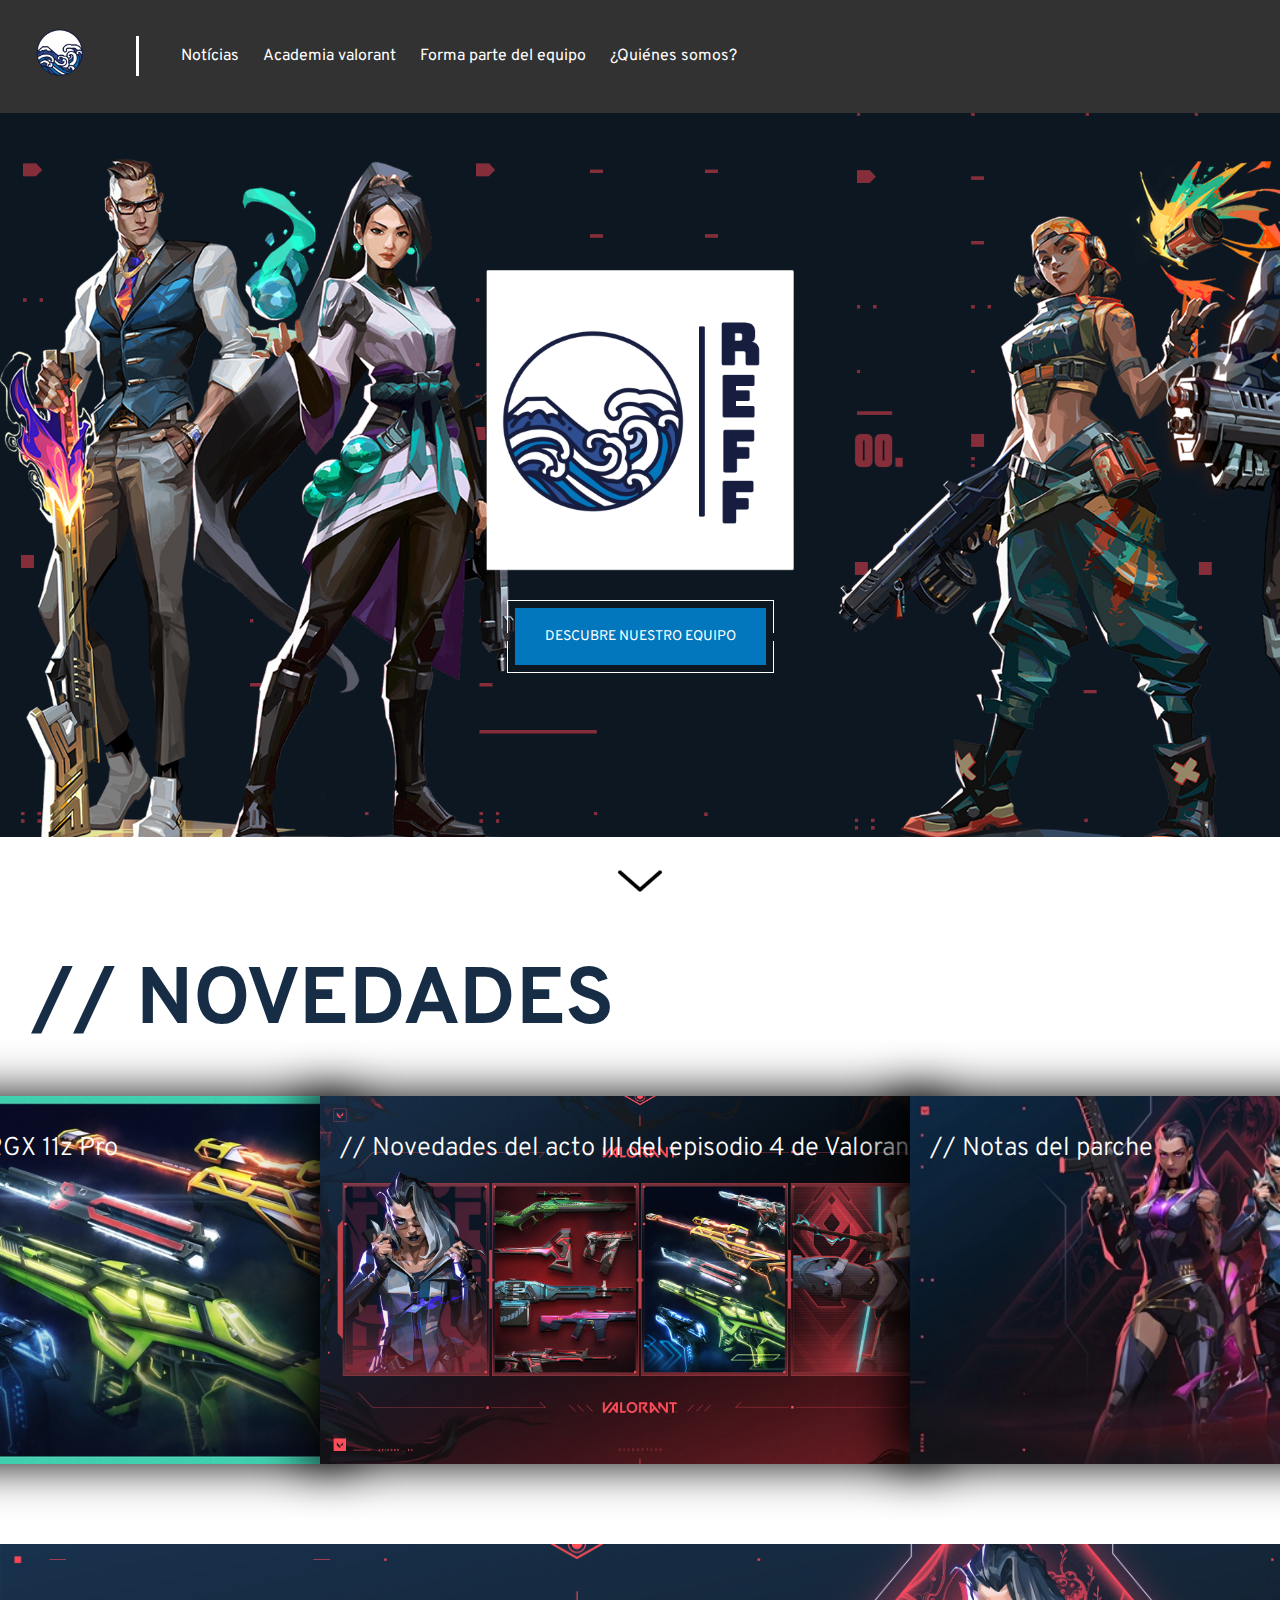
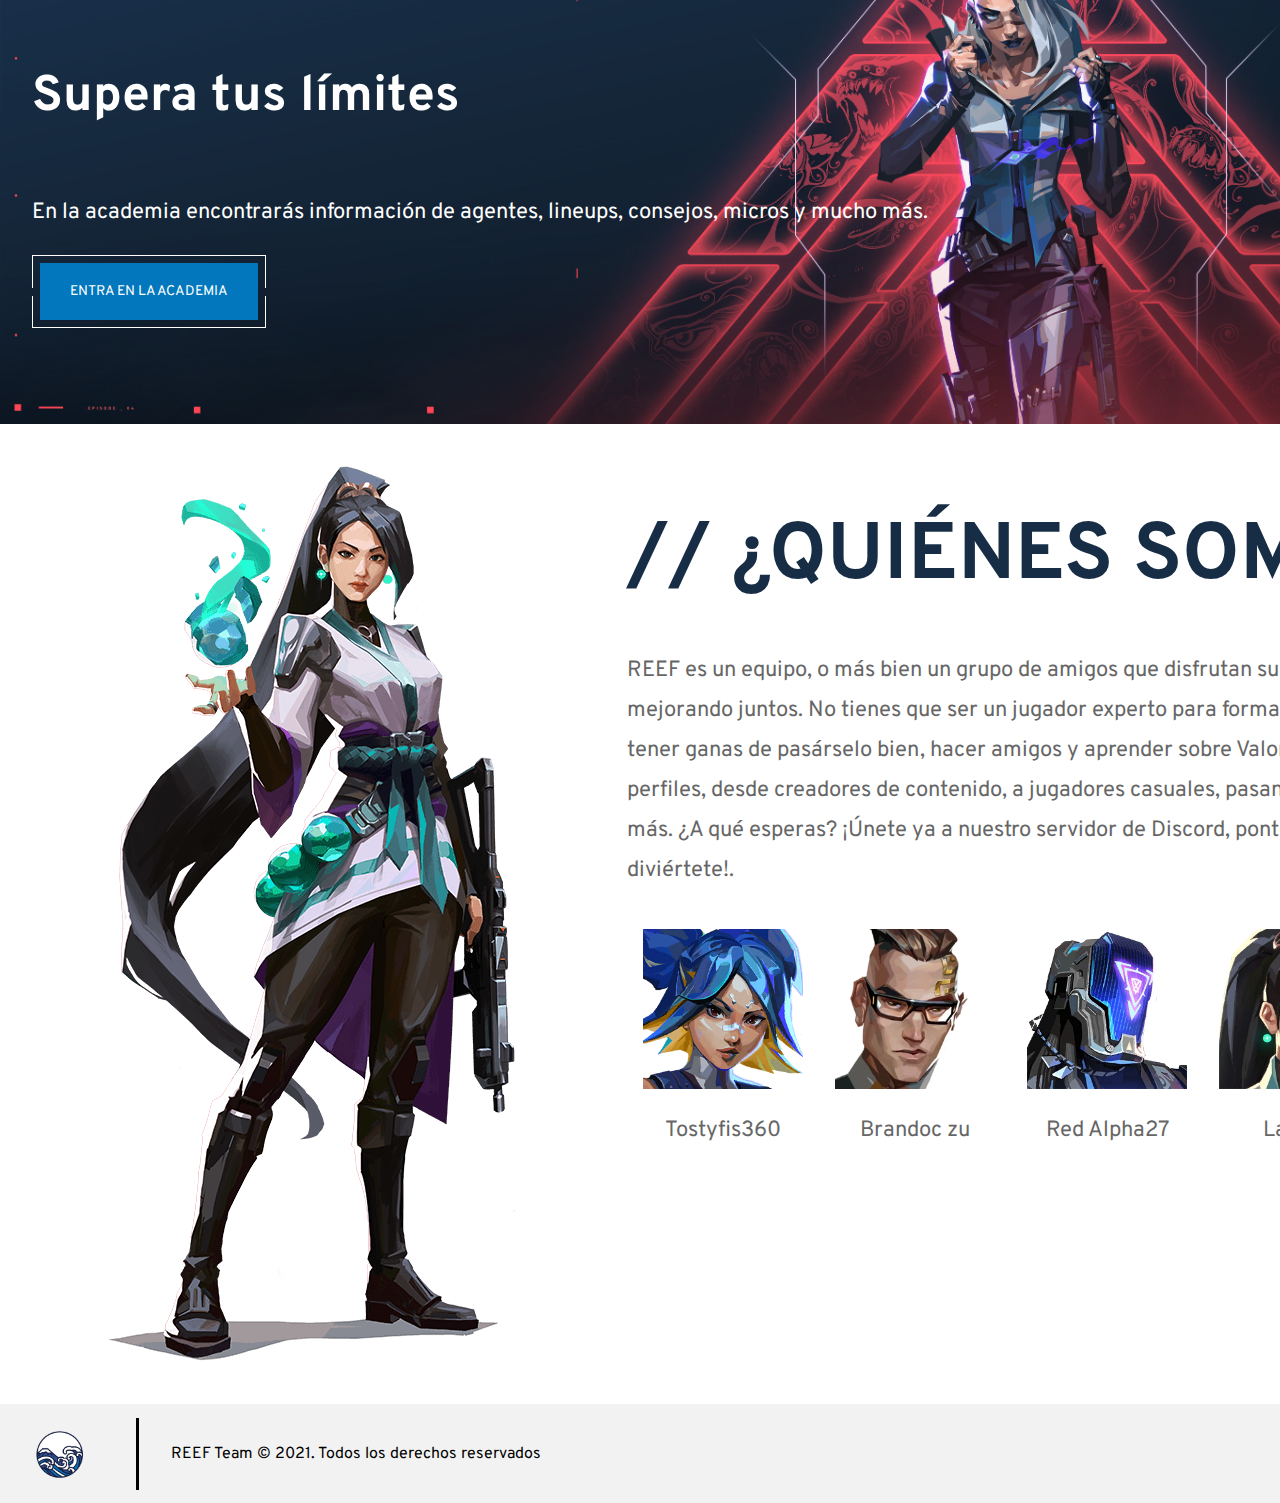
<file: index.html>
<!DOCTYPE html>
<html lang="es">

<head>
  <meta charset="UTF-8">
  <meta name="viewport" content="width=device-width, initial-scale=1.0">
  <title>REEF Team</title>
  <link rel="icon" href="img/logo sin fondo.png">
  <link rel="stylesheet" href="css/estilos.css">
</head>

<body>
  <header class="header">
    <a class="linkLogo" href="index.html"><img class="logo-header" src="img/logo sin fondo.png"
        alt="Logo REEF TEAM" /></a>
    <div class="contenedorEnlaces">
      <div class="contenedorDiv">
        <nav class="nav">
          <ul>
            <li><a href="noticias.html">Notícias</a></li>
            <li><a href="academia.html">Academia valorant</a></li>
            <li><a href="formaParteDelEquipo.html">Forma parte del equipo</a></li>
            <li><a href="#quienesSomos">¿Quiénes somos?</a></li>
          </ul>
        </nav>
      </div>
    </div>
  </header>

  <main class="contenedorImagen">
    <div class="contenidoMain">
      <img class="logo-grande" src="img/logo letras con fondo.png.png" alt="Logo REEF TEAM" />
      <br>
      <button class="btn" onclick="location.href = '#quienesSomos'">
        <span class="btn__inner">
          <span class="btn__slide"></span>
          <span class="btn__content">Descubre nuestro equipo</span>
        </span>
      </button>
    </div>
  </main>

  <img class="flechaHaciaAbajo" src="img/flecha.png" alt="Flecha hacia abajo">

  <section id="Novedades" class="contenedorDeNovedades">
    <a href="noticias.html">
      <h1 class="titulos">// NOVEDADES</h1>
    </a>
    <div class="container">
      <div class="card">
        <h3 class="title">// Tráiler de diseños RGX 11z Pro</h3>
        <a href="https://www.youtube.com/watch?v=2LNxVuGZsoo"><img class="caratulas"
            src="img/caratulas/Valorant_2022_RGX_VideoThumbnail_Textless_1920x1080_MB02.png"
            alt="Tráiler de diseños RGX 11z Pro" /></a>
      </div>
      <div class="card">
        <h3 class="title">// Novedades del acto III del episodio 4 de Valorant</h3>
        <img class="caratulas" src="img/caratulas/Valorant_2022_E4A3_OverviewArticle_Banner_1920x1080_MB01.jpg"
          alt="Tráiler de diseños RGX 11z Pro" />
      </div>
      <div class="card">
        <h3 class="title">// Notas del parche</h3>
        <img class="caratulas" src="img/caratulas/Fade_Reyna_1920x1080.png" alt="Tráiler de diseños RGX 11z Pro" />
      </div>
    </div>
  </section>

  <section class="contenedorAcademia">
    <div class="contenidoDeAcademia">
      <h1 class="tituloAcademia">Supera tus límites</h1>
      <p class="subTituloAcademia">En la academia encontrarás información de agentes, lineups, consejos, micros y mucho
        más.
      </p>
      <div>
        <button class="btn" onclick="location.href = '#novedades'">
          <span class="btn__inner">
            <span class="btn__slide"></span>
            <span class="btn__content">Entra en la academia</span>
          </span>
        </button>
      </div>
    </div>
  </section>

  <section id="quienesSomos" class="quienesSomos">

    <img src="img/Agentes/V_AGENTS_587x900_sage.png" alt="Imagen Sage" />

    <div class="contenedorTextoQuienesSomos">

      <h1 class="titulos">// ¿QUIÉNES SOMOS?</h1>
      <p>REEF es un equipo, o más bien un grupo de amigos que disfrutan superándose a sí mismos y mejorando juntos. No
        tienes que ser un jugador experto para formar parte de nosotros, tan solo tener ganas de pasárselo bien, hacer
        amigos y aprender sobre Valorant. Buscamos todo tipo de perfiles, desde creadores de contenido, a jugadores
        casuales, pasando por entrenadores, artistas y más. ¿A qué esperas? ¡Únete ya a nuestro servidor de Discord,
        ponte en contacto con nosotros y diviértete!.</p>

      <div class="contenedorMiembros">
        <div class="jugador">
          <img class="iconosAgentes" src="img/Agentes/carasAgentes/450_1000.png" />
          <p>Tostyfis360</p>
        </div>
        <div class="jugador">
          <img class="iconosAgentes" src="img/Agentes/carasAgentes/450_1000 (1).png" />
          <p>Brandoc zu</p>
        </div>
        <div class="jugador">
          <img class="iconosAgentes" src="img/Agentes/carasAgentes/450_1000 (2).png" />
          <p>Red Alpha27</p>
        </div>
        <div class="jugador">
          <img class="iconosAgentes" src="img/Agentes/carasAgentes/450_1000 (4).png" />
          <p>La Lore</p>
        </div>
        <div class="jugador">
          <img class="iconosAgentes" src="img/Agentes/carasAgentes/450_1000 (3).png" />
          <p>Teotris</p>

        </div>

      </div>

    </div>

  </section>

  <footer>
    <a class="linkLogo" href="index.html"><img class="logo-header" src="img/logo sin fondo.png" alt="Logo REEF" /></a>
    <div class="contenedorFooter">
      <p class="nombreEmpresa">REEF Team &copy; 2021. Todos los derechos reservados</p>
    </div>
  </footer>
</body>

</html>
</file>
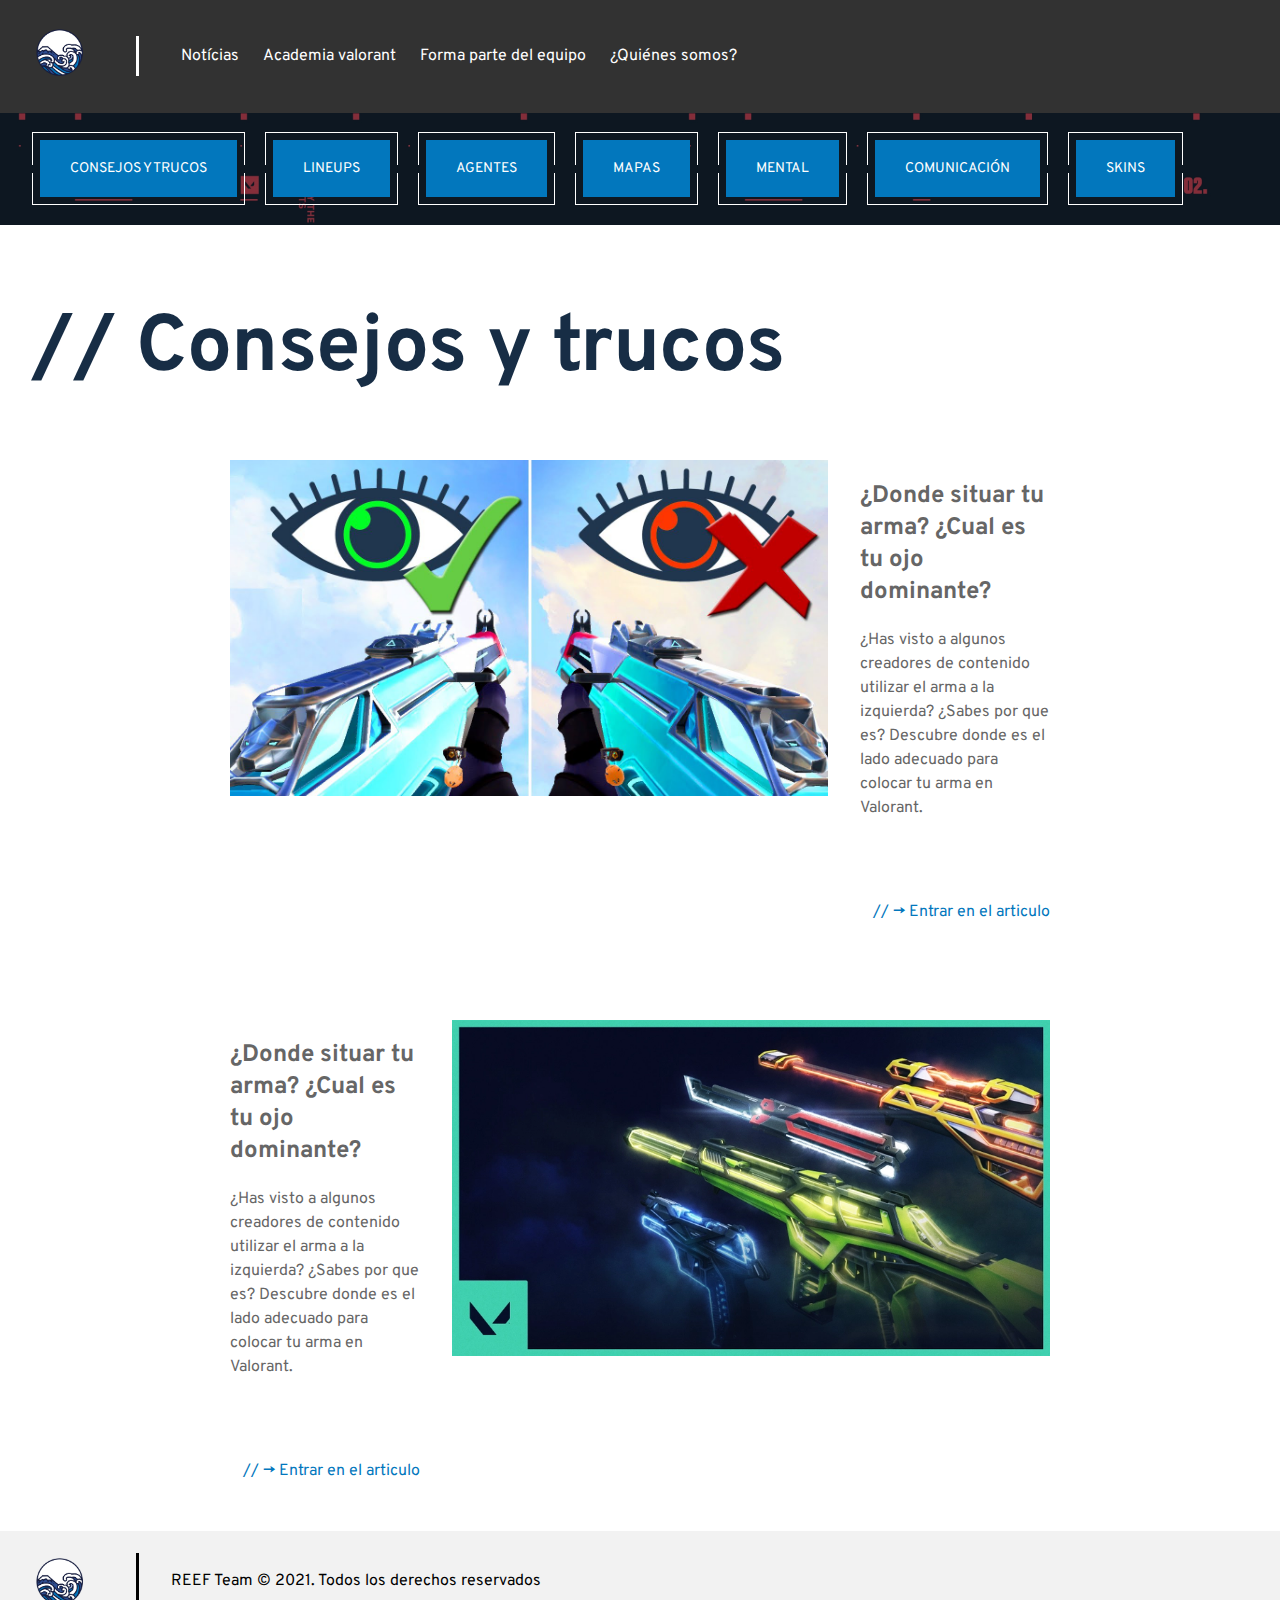
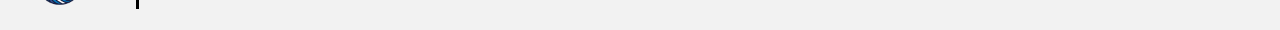
<file: academia.html>
<!DOCTYPE html>
<html lang="es">

<head>
    <meta charset="UTF-8">
    <meta name="viewport" content="width=device-width, initial-scale=1.0">
    <title>Academia Valorant</title>
    <link rel="icon" href="img/logo sin fondo.png">
    <link rel="stylesheet" href="css/estilosAcademia.css">
</head>

<body>

    <header class="header">
        <a class="linkLogo" href="index.html"><img class="logo-header" src="img/logo sin fondo.png"
                alt="Logo REEF TEAM" /></a>
        <div class="contenedorEnlaces">
            <div class="contenedorDiv">
                <nav class="nav">
                    <ul>
                        <li><a href="noticias.html">Notícias</a></li>
                        <li><a href="academia.html">Academia valorant</a></li>
                        <li><a href="formaParteDelEquipo.html">Forma parte del equipo</a></li>
                        <li><a href="index.html#quienesSomos">¿Quiénes somos?</a></li>
                    </ul>
                </nav>
            </div>
        </div>
    </header>

    <section class="menu">
        <nav class="menuBotones">
            <ul>
                <li class="btnli"><button class="btn" onclick="location.href = 'index.html'">
                        <span class="btn__inner">
                            <span class="btn__slide"></span>
                            <span class="btn__content">Consejos y trucos</span>
                        </span>
                    </button></li>
                <li class="btnli"><button class="btn" onclick="location.href = 'index.html'">
                        <span class="btn__inner">
                            <span class="btn__slide"></span>
                            <span class="btn__content">Lineups</span>
                        </span>
                    </button></li>
                <li class="btnli"><button class="btn" onclick="location.href = '#quienesSomos'">
                        <span class="btn__inner">
                            <span class="btn__slide"></span>
                            <span class="btn__content">Agentes</span>
                        </span>
                    </button></li>
                <li class="btnli"><button class="btn" onclick="location.href = '#quienesSomos'">
                        <span class="btn__inner">
                            <span class="btn__slide"></span>
                            <span class="btn__content">Mapas</span>
                        </span>
                    </button></li>
                <li class="btnli"><button class="btn" onclick="location.href = '#quienesSomos'">
                        <span class="btn__inner">
                            <span class="btn__slide"></span>
                            <span class="btn__content">Mental</span>
                        </span>
                    </button></li>
                <li class="btnli"><button class="btn" onclick="location.href = '#quienesSomos'">
                        <span class="btn__inner">
                            <span class="btn__slide"></span>
                            <span class="btn__content">Comunicación</span>
                        </span>
                    </button></li>
                <li class="btnli"><button class="btn" onclick="location.href = '#quienesSomos'">
                        <span class="btn__inner">
                            <span class="btn__slide"></span>
                            <span class="btn__content">Skins</span>
                        </span>
                    </button></li>
            </ul>
        </nav>
    </section>

    <section class="seccionClases">

        <h1 class="titulos">// Consejos y trucos</h1>

        <div class="contenedor">
            <div class="entrada1">
                <img class="caratulas"
                src="img/caratulas/entradasAcademia/maxresdefault.jpg"
                alt="Tráiler de diseños RGX 11z Pro" />
                <div class="contenido">
                    <h2>¿Donde situar tu arma? ¿Cual es tu ojo dominante?</h2>
                    <p>¿Has visto a algunos creadores de contenido utilizar el arma a la izquierda? ¿Sabes por que es? Descubre donde es el lado adecuado para colocar tu arma en Valorant.</p>
                    <a href="academia/articuloRf.html" class="enlace">// -> Entrar en el articulo</a>
                </div>
            </div>
    
            <div class="entradas">
    
                <div class="contenido">
                    <h2>¿Donde situar tu arma? ¿Cual es tu ojo dominante?</h2>
                    <p>¿Has visto a algunos creadores de contenido utilizar el arma a la izquierda? ¿Sabes por que es? Descubre donde es el lado adecuado para colocar tu arma en Valorant.</p>
                    <a href="academia/articuloRf.html" class="enlace">// -> Entrar en el articulo</a>
                </div>
                <img class="caratulas"
                src="img/caratulas/Valorant_2022_RGX_VideoThumbnail_Textless_1920x1080_MB02.png"
                alt="Tráiler de diseños RGX 11z Pro" />
            </div>

        </div>

    </section>

    <footer>
        <a class="linkLogo" href="index.html"><img class="logo-header" src="img/logo sin fondo.png"
                alt="Logo REEF" /></a>
        <div class="contenedorFooter">
            <p class="nombreEmpresa">REEF Team &copy; 2021. Todos los derechos reservados</p>
        </div>
    </footer>

</body>

</html>
</file>
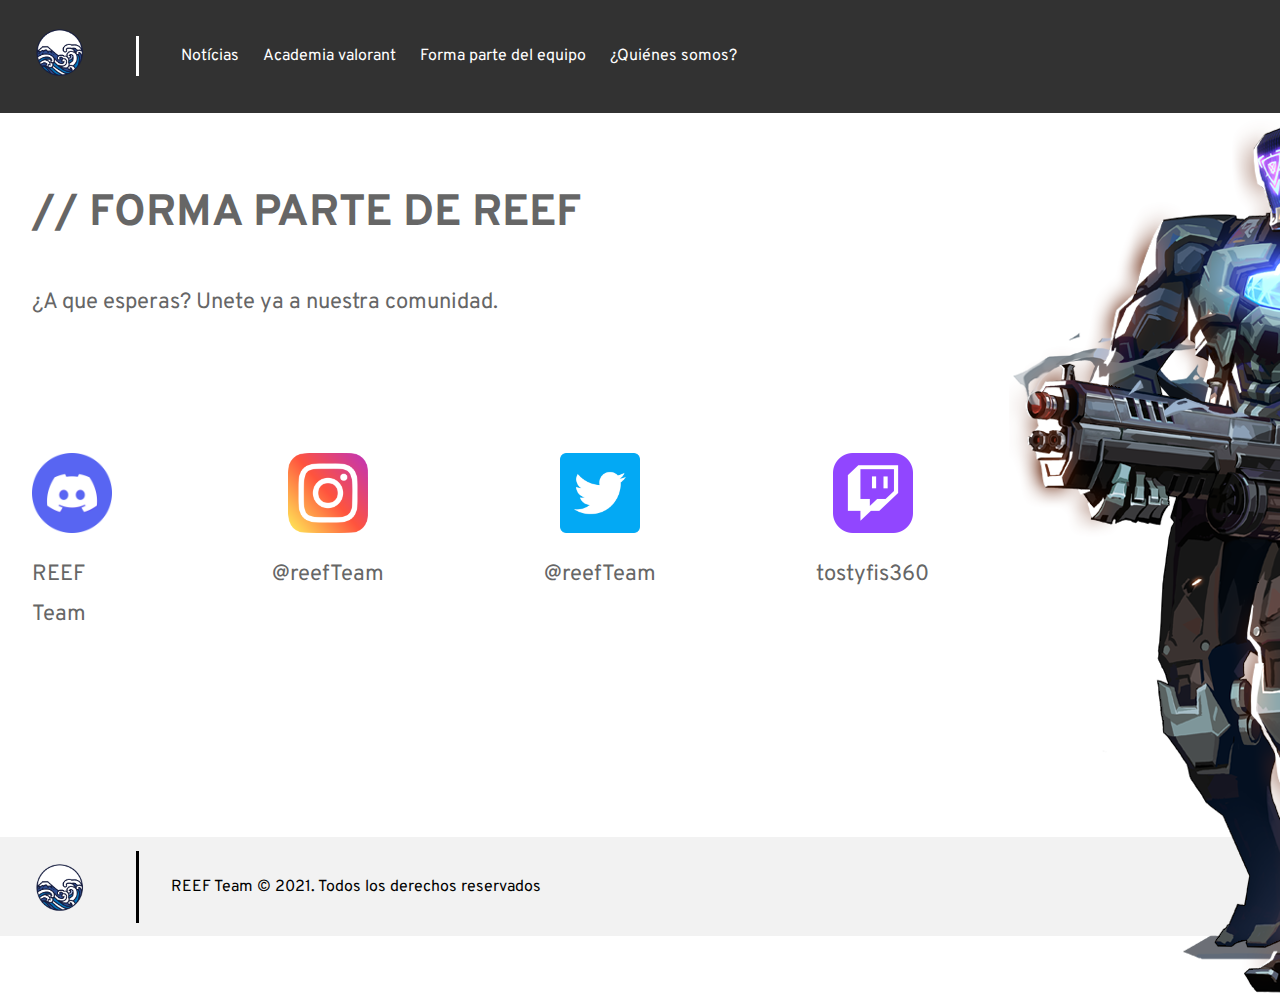
<file: formaParteDelEquipo.html>
<!DOCTYPE html>
<html lang="es">

<head>
    <meta charset="UTF-8">
    <meta name="viewport" content="width=device-width, initial-scale=1.0">
    <title>Forma parte del equipo</title>
    <link rel="icon" href="img/logo sin fondo.png">
    <link rel="stylesheet" href="css/estilosContacto.css">
</head>

<body>

    <header class="header">
        <a class="linkLogo" href="index.html"><img class="logo-header" src="img/logo sin fondo.png"
                alt="Logo REEF TEAM" /></a>
        <div class="contenedorEnlaces">
            <div class="contenedorDiv">
                <nav class="nav">
                    <ul>
                        <li><a href="noticias.html">Notícias</a></li>
                        <li><a href="academia.html">Academia valorant</a></li>
                        <li><a href="formaParteDelEquipo.html">Forma parte del equipo</a></li>
                        <li><a href="index.html#quienesSomos">¿Quiénes somos?</a></li>
                    </ul>
                </nav>
            </div>
        </div>
    </header>

    <section class="contacto">

        <h1 class="titulos">// FORMA PARTE DE REEF</h1>
        <p>¿A que esperas? Unete ya a nuestra comunidad.</p>

        <div class="contenedorRedesImagen">

            <div class="contenedorTextoQuienesSomos">

                <div class="contenedorRedes">
                    <a href="https://discord.gg/gSem4FpnDX">
                        <div class="jugador">
                            <img class="iconosRedes" src="img/redes/discord-logo-4-1.png" />
                            <p>REEF Team</p>
                        </div>
                    </a>
                    <a href="noticias.html">
                        <div class="jugador">
                            <img class="iconosRedes" src="img/redes/instagram.png" />
                            <p>@reefTeam</p>
                        </div>
                    </a>
                    <a href="noticias.html">
                        <div class="jugador">
                            <img class="iconosRedes" src="img/redes/twi.png" />
                            <p>@reefTeam</p>
                        </div>
                    </a>
                    <a href="https://www.twitch.tv/tostyfis360">
                        <div class="jugador">
                            <img class="iconosRedes" src="img/redes/twitch-6860918_1280.png" />
                            <p>tostyfis360</p>
                        </div>
                    </a>
                </div>

            </div>

            <img class="imagenAgentes" src="img/Agentes/KAYO_KeyArt_587x900.png" alt="imagen de agentes" />

        </div>



    </section>

    <footer>
        <a class="linkLogo" href="index.html"><img class="logo-header" src="img/logo sin fondo.png" alt="Logo REEF" /></a>
        <div class="contenedorFooter">
          <p class="nombreEmpresa">REEF Team &copy; 2021. Todos los derechos reservados</p>
        </div>
      </footer>

</body>

</html>
</file>
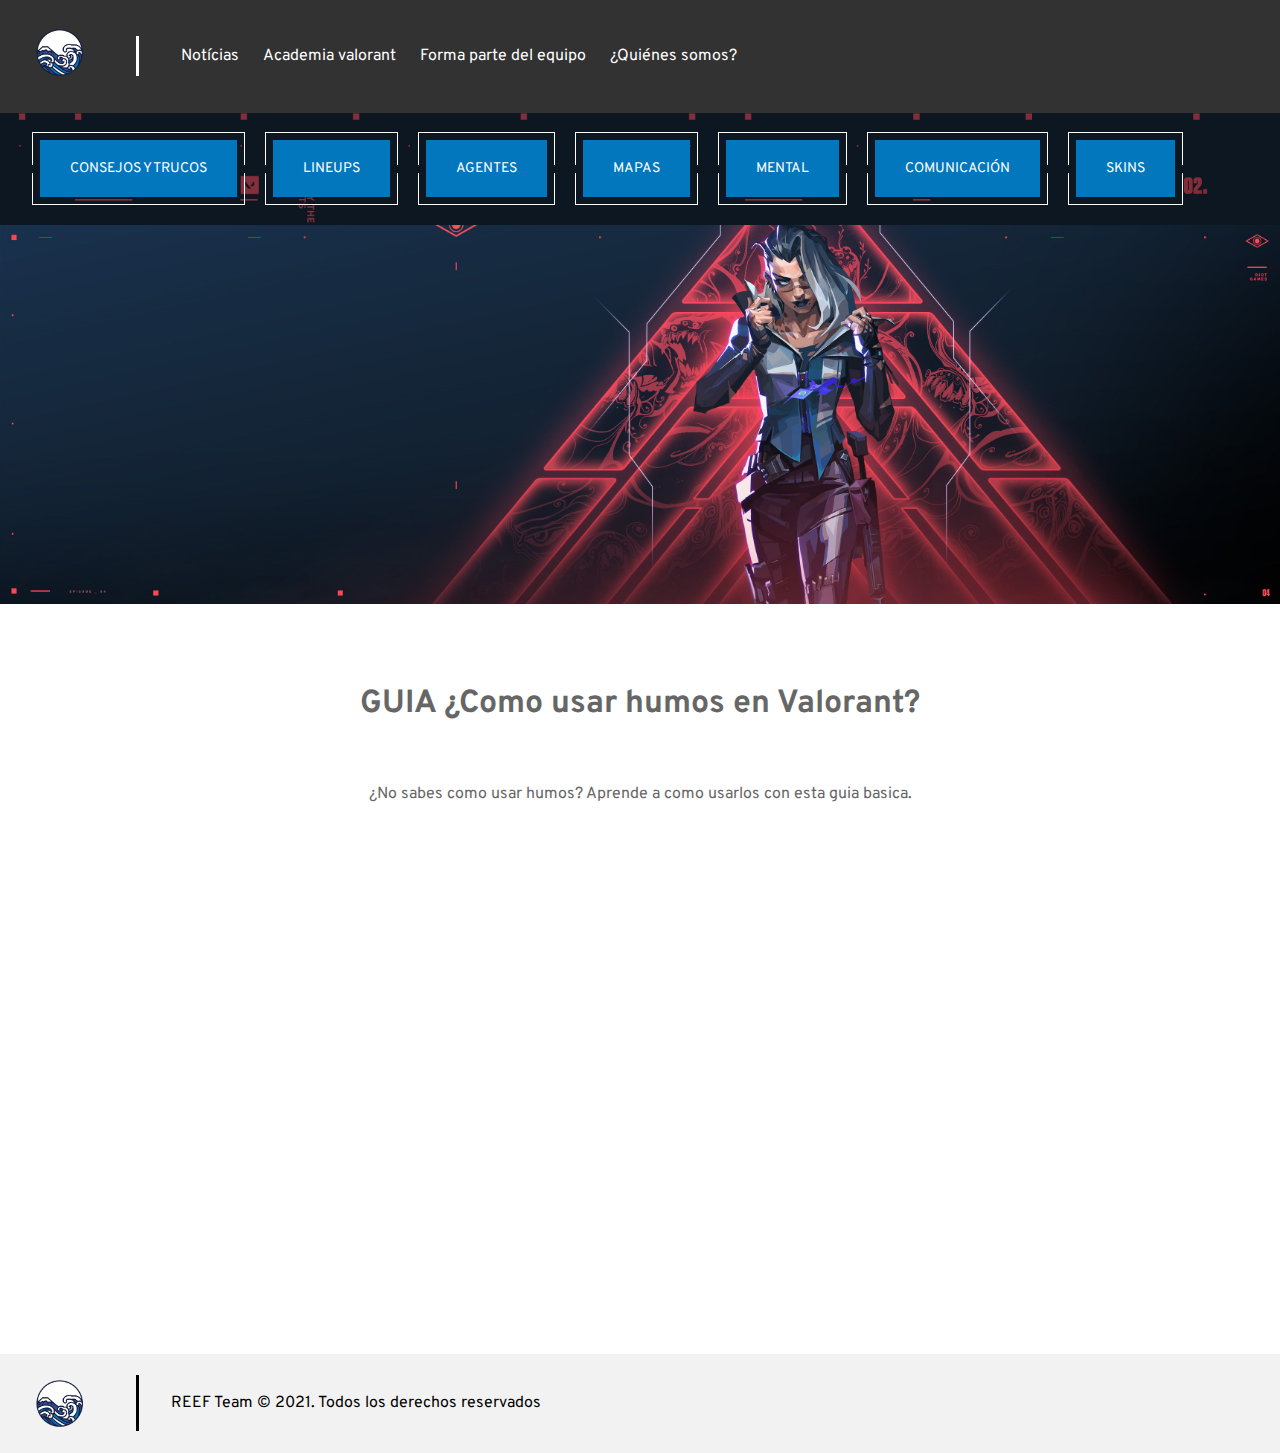
<file: academia/articuloHumos.html>
<!DOCTYPE html>
<html lang="es">

<head>
    <meta charset="UTF-8">
    <meta name="viewport" content="width=device-width, initial-scale=1.0">
    <title>Academia Valorant</title>
    <link rel="icon" href="../img/logo sin fondo.png">
    <link rel="stylesheet" href="css/estiloRf.css">
</head>

<body>

    <header class="header">
        <a class="linkLogo" href="../index.html"><img class="logo-header" src="../img/logo sin fondo.png"
                alt="Logo REEF TEAM" /></a>
        <div class="contenedorEnlaces">
            <div class="contenedorDiv">
                <nav class="nav">
                    <ul>
                        <li><a href="../noticias.html">Notícias</a></li>
                        <li><a href="../academia.html">Academia valorant</a></li>
                        <li><a href="../formaParteDelEquipo.html">Forma parte del equipo</a></li>
                        <li><a href="../index.html#quienesSomos">¿Quiénes somos?</a></li>
                    </ul>
                </nav>
            </div>
        </div>
    </header>

    <section class="menu">
        <nav class="menuBotones">
            <ul>
                <li class="btnli"><button class="btn" onclick="location.href = '../academia.html'">
                        <span class="btn__inner">
                            <span class="btn__slide"></span>
                            <span class="btn__content">Consejos y trucos</span>
                        </span>
                    </button></li>
                <li class="btnli"><button class="btn" onclick="location.href = 'index.html'">
                        <span class="btn__inner">
                            <span class="btn__slide"></span>
                            <span class="btn__content">Lineups</span>
                        </span>
                    </button></li>
                <li class="btnli"><button class="btn" onclick="location.href = '#quienesSomos'">
                        <span class="btn__inner">
                            <span class="btn__slide"></span>
                            <span class="btn__content">Agentes</span>
                        </span>
                    </button></li>
                <li class="btnli"><button class="btn" onclick="location.href = '#quienesSomos'">
                        <span class="btn__inner">
                            <span class="btn__slide"></span>
                            <span class="btn__content">Mapas</span>
                        </span>
                    </button></li>
                <li class="btnli"><button class="btn" onclick="location.href = '#quienesSomos'">
                        <span class="btn__inner">
                            <span class="btn__slide"></span>
                            <span class="btn__content">Mental</span>
                        </span>
                    </button></li>
                <li class="btnli"><button class="btn" onclick="location.href = '#quienesSomos'">
                        <span class="btn__inner">
                            <span class="btn__slide"></span>
                            <span class="btn__content">Comunicación</span>
                        </span>
                    </button></li>
                <li class="btnli"><button class="btn" onclick="location.href = '#quienesSomos'">
                        <span class="btn__inner">
                            <span class="btn__slide"></span>
                            <span class="btn__content">Skins</span>
                        </span>
                    </button></li>
            </ul>
        </nav>
    </section>
    <img class="fondo" src="../img/Agentes/fade.jpg" />
    <section class="contendorSection">
        
        <div class="contenedorNoticia">
            <h1>GUIA ¿Como usar humos en Valorant?</h1>
            <p>¿No sabes como usar humos? Aprende a como usarlos con esta guia basica.</p>
            <iframe width="1000" height="500" src="https://www.youtube.com/embed/X_WCkS1ibTw" title="YouTube video player" frameborder="0" allow="accelerometer; autoplay; clipboard-write; encrypted-media; gyroscope; picture-in-picture" allowfullscreen></iframe>
        </div>
    </section>
     
    <footer>
        <a class="linkLogo" href="../index.html"><img class="logo-header" src="../img/logo sin fondo.png"
                alt="Logo REEF" /></a>
        <div class="contenedorFooter">
            <p class="nombreEmpresa">REEF Team &copy; 2021. Todos los derechos reservados</p>
        </div>
    </footer>

</body>

</html>
</file>
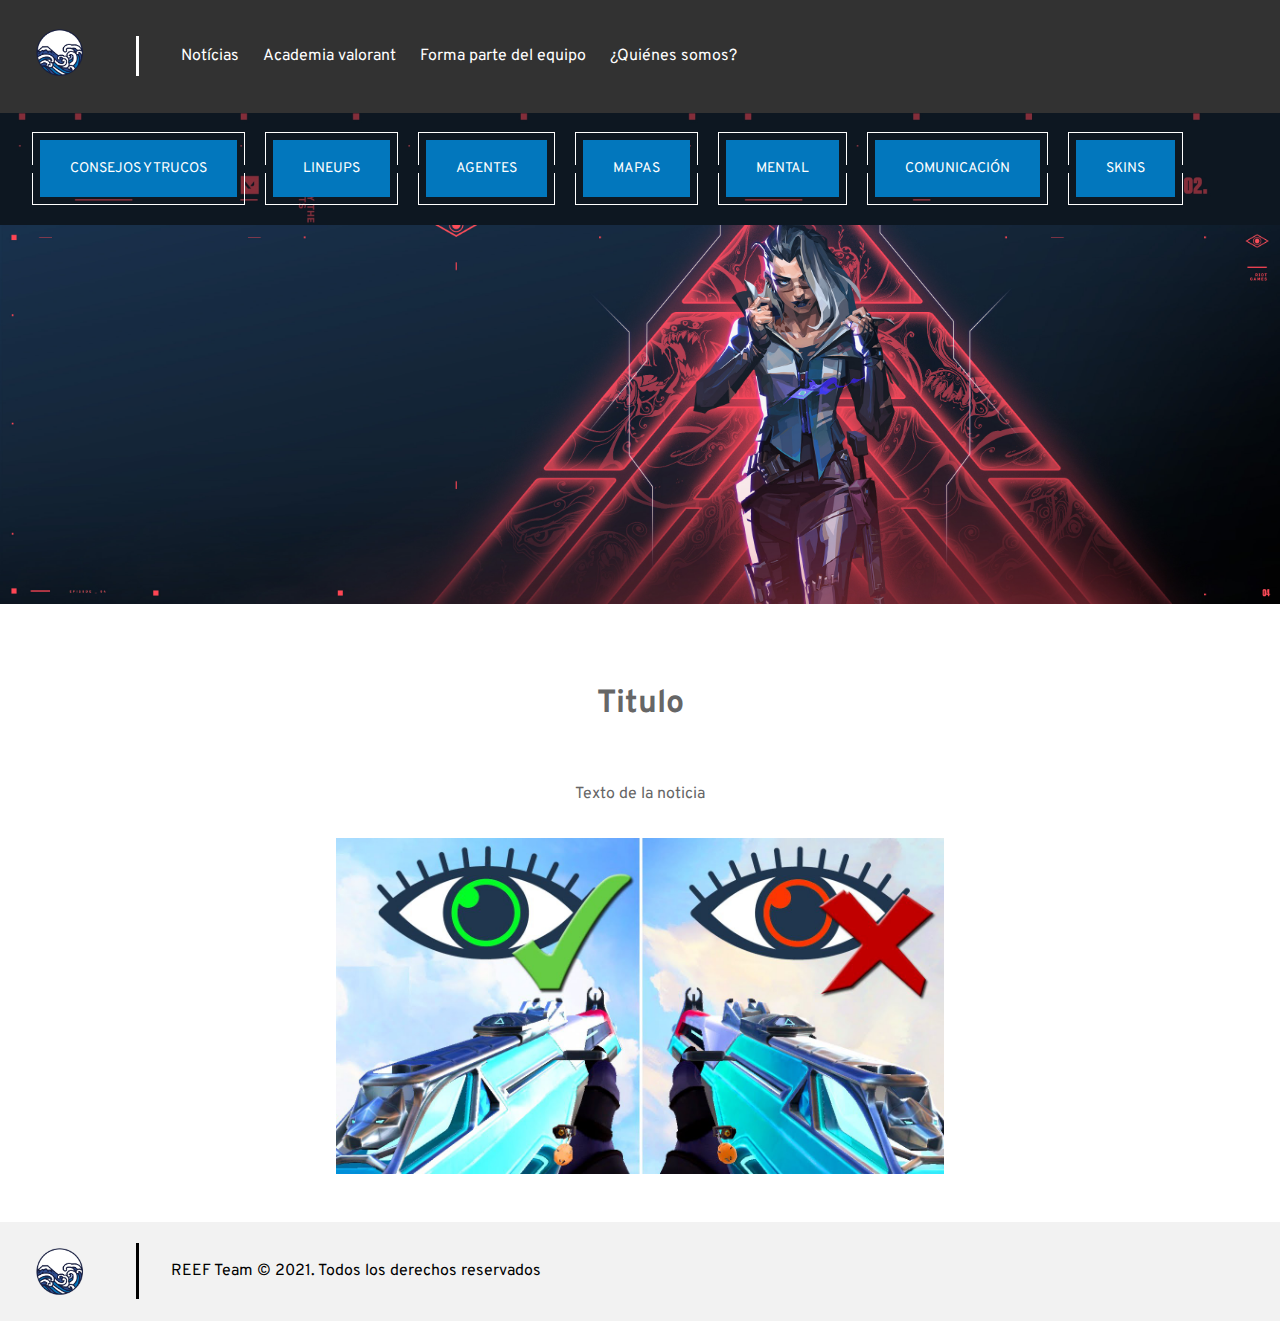
<file: academia/articuloRf.html>
<!DOCTYPE html>
<html lang="es">

<head>
    <meta charset="UTF-8">
    <meta name="viewport" content="width=device-width, initial-scale=1.0">
    <title>Academia Valorant</title>
    <link rel="icon" href="../img/logo sin fondo.png">
    <link rel="stylesheet" href="css/estiloRf.css">
</head>

<body>

    <header class="header">
        <a class="linkLogo" href="../index.html"><img class="logo-header" src="../img/logo sin fondo.png"
                alt="Logo REEF TEAM" /></a>
        <div class="contenedorEnlaces">
            <div class="contenedorDiv">
                <nav class="nav">
                    <ul>
                        <li><a href="../noticias.html">Notícias</a></li>
                        <li><a href="../academia.html">Academia valorant</a></li>
                        <li><a href="../formaParteDelEquipo.html">Forma parte del equipo</a></li>
                        <li><a href="../index.html#quienesSomos">¿Quiénes somos?</a></li>
                    </ul>
                </nav>
            </div>
        </div>
    </header>

    <section class="menu">
        <nav class="menuBotones">
            <ul>
                <li class="btnli"><button class="btn" onclick="location.href = '../academia.html'">
                        <span class="btn__inner">
                            <span class="btn__slide"></span>
                            <span class="btn__content">Consejos y trucos</span>
                        </span>
                    </button></li>
                <li class="btnli"><button class="btn" onclick="location.href = 'index.html'">
                        <span class="btn__inner">
                            <span class="btn__slide"></span>
                            <span class="btn__content">Lineups</span>
                        </span>
                    </button></li>
                <li class="btnli"><button class="btn" onclick="location.href = '#quienesSomos'">
                        <span class="btn__inner">
                            <span class="btn__slide"></span>
                            <span class="btn__content">Agentes</span>
                        </span>
                    </button></li>
                <li class="btnli"><button class="btn" onclick="location.href = '#quienesSomos'">
                        <span class="btn__inner">
                            <span class="btn__slide"></span>
                            <span class="btn__content">Mapas</span>
                        </span>
                    </button></li>
                <li class="btnli"><button class="btn" onclick="location.href = '#quienesSomos'">
                        <span class="btn__inner">
                            <span class="btn__slide"></span>
                            <span class="btn__content">Mental</span>
                        </span>
                    </button></li>
                <li class="btnli"><button class="btn" onclick="location.href = '#quienesSomos'">
                        <span class="btn__inner">
                            <span class="btn__slide"></span>
                            <span class="btn__content">Comunicación</span>
                        </span>
                    </button></li>
                <li class="btnli"><button class="btn" onclick="location.href = '#quienesSomos'">
                        <span class="btn__inner">
                            <span class="btn__slide"></span>
                            <span class="btn__content">Skins</span>
                        </span>
                    </button></li>
            </ul>
        </nav>
    </section>
    <img class="fondo" src="../img/Agentes/fade.jpg" />
    <section class="contendorSection">
        <div class="contenedorNoticia">
            <h1>Titulo</h1>
            <p>Texto de la noticia</p>
            <img class="caratulas"
            src="../img/caratulas/entradasAcademia/maxresdefault.jpg"
            alt="Tráiler de diseños RGX 11z Pro" />
        </div>
    </section>
     
    <footer>
        <a class="linkLogo" href="../index.html"><img class="logo-header" src="../img/logo sin fondo.png"
                alt="Logo REEF" /></a>
        <div class="contenedorFooter">
            <p class="nombreEmpresa">REEF Team &copy; 2021. Todos los derechos reservados</p>
        </div>
    </footer>

</body>

</html>
</file>
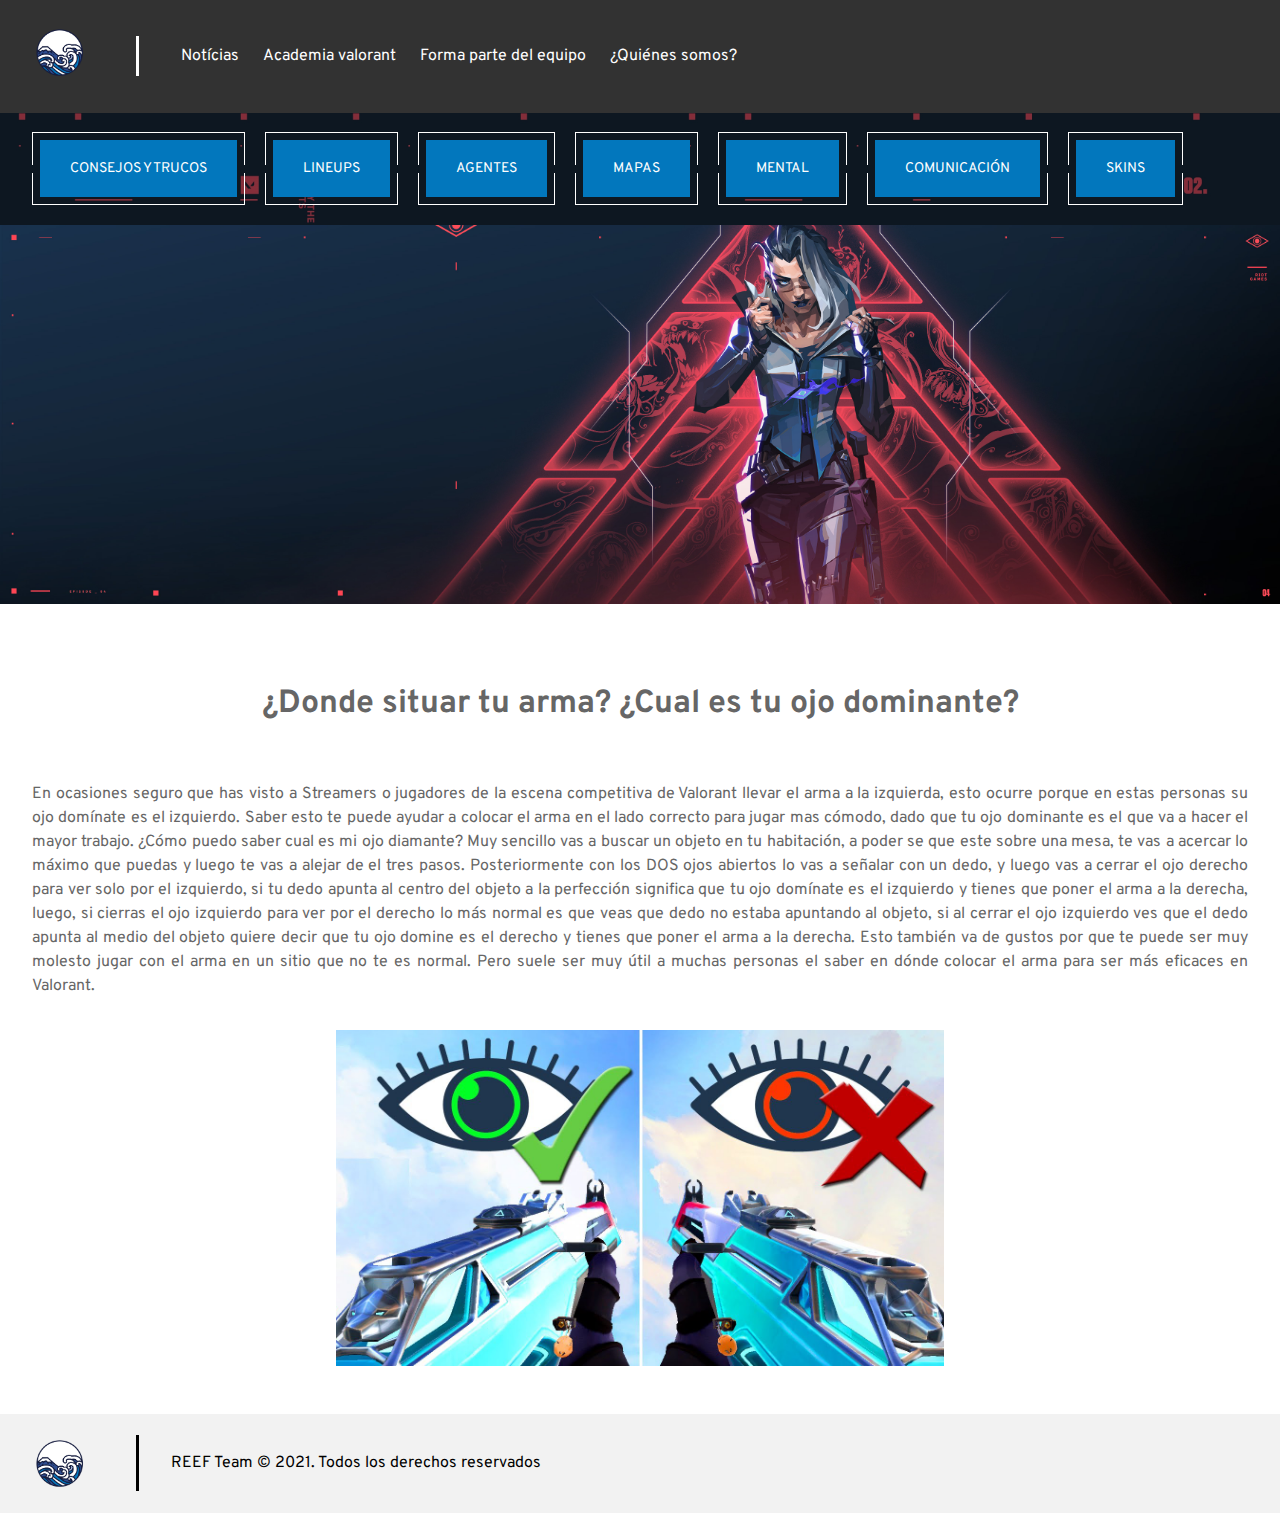
<file: academia/dondeSituarArma.html>
<!DOCTYPE html>
<html lang="es">

<head>
    <meta charset="UTF-8">
    <meta name="viewport" content="width=device-width, initial-scale=1.0">
    <title>Academia Valorant</title>
    <link rel="icon" href="../img/logo sin fondo.png">
    <link rel="stylesheet" href="css/estiloRf.css">
</head>

<body>

    <header class="header">
        <a class="linkLogo" href="../index.html"><img class="logo-header" src="../img/logo sin fondo.png"
                alt="Logo REEF TEAM" /></a>
        <div class="contenedorEnlaces">
            <div class="contenedorDiv">
                <nav class="nav">
                    <ul>
                        <li><a href="../noticias.html">Notícias</a></li>
                        <li><a href="../academia.html">Academia valorant</a></li>
                        <li><a href="../formaParteDelEquipo.html">Forma parte del equipo</a></li>
                        <li><a href="../index.html#quienesSomos">¿Quiénes somos?</a></li>
                    </ul>
                </nav>
            </div>
        </div>
    </header>

    <section class="menu">
        <nav class="menuBotones">
            <ul>
                <li class="btnli"><button class="btn" onclick="location.href = '../academia.html'">
                        <span class="btn__inner">
                            <span class="btn__slide"></span>
                            <span class="btn__content">Consejos y trucos</span>
                        </span>
                    </button></li>
                <li class="btnli"><button class="btn" onclick="location.href = 'index.html'">
                        <span class="btn__inner">
                            <span class="btn__slide"></span>
                            <span class="btn__content">Lineups</span>
                        </span>
                    </button></li>
                <li class="btnli"><button class="btn" onclick="location.href = '#quienesSomos'">
                        <span class="btn__inner">
                            <span class="btn__slide"></span>
                            <span class="btn__content">Agentes</span>
                        </span>
                    </button></li>
                <li class="btnli"><button class="btn" onclick="location.href = '#quienesSomos'">
                        <span class="btn__inner">
                            <span class="btn__slide"></span>
                            <span class="btn__content">Mapas</span>
                        </span>
                    </button></li>
                <li class="btnli"><button class="btn" onclick="location.href = '#quienesSomos'">
                        <span class="btn__inner">
                            <span class="btn__slide"></span>
                            <span class="btn__content">Mental</span>
                        </span>
                    </button></li>
                <li class="btnli"><button class="btn" onclick="location.href = '#quienesSomos'">
                        <span class="btn__inner">
                            <span class="btn__slide"></span>
                            <span class="btn__content">Comunicación</span>
                        </span>
                    </button></li>
                <li class="btnli"><button class="btn" onclick="location.href = '#quienesSomos'">
                        <span class="btn__inner">
                            <span class="btn__slide"></span>
                            <span class="btn__content">Skins</span>
                        </span>
                    </button></li>
            </ul>
        </nav>
    </section>
    <img class="fondo" src="../img/Agentes/fade.jpg" />
    <section class="contendorSection">
        <div class="contenedorNoticia">
            <h1>¿Donde situar tu arma? ¿Cual es tu ojo dominante?</h1>
            <p>En ocasiones seguro que has visto a Streamers o jugadores de la escena competitiva de Valorant llevar el arma a la izquierda, esto ocurre porque en estas personas su ojo domínate es el izquierdo. Saber esto te puede ayudar a colocar el arma en el lado correcto para jugar mas cómodo, dado que tu ojo dominante es el que va a hacer el mayor trabajo.
                ¿Cómo puedo saber cual es mi ojo diamante? Muy sencillo vas a buscar un objeto en tu habitación, a poder se que este sobre una mesa, te vas a acercar lo máximo que puedas y luego te vas a alejar de el tres pasos. Posteriormente con los DOS ojos abiertos lo vas a señalar con un dedo, y luego vas a cerrar el ojo derecho para ver solo por el izquierdo, si tu dedo apunta al centro del objeto a la perfección significa que tu ojo domínate es el izquierdo y tienes que poner el arma a la derecha, luego, si cierras el ojo izquierdo para ver por el derecho lo más normal es que veas que dedo no estaba apuntando al objeto, si al cerrar el ojo izquierdo ves que el dedo apunta al medio del objeto quiere decir que tu ojo domine es el derecho y tienes que poner el arma a la derecha. Esto también va de gustos por que te puede ser muy molesto jugar con el arma en un sitio que no te es normal. Pero suele ser muy útil a muchas personas el saber en dónde colocar el arma para ser más eficaces en Valorant.
            </p>
            <img class="caratulas"
            src="../img/caratulas/entradasAcademia/maxresdefault.jpg"
            alt="Tráiler de diseños RGX 11z Pro" />
        </div>
    </section>
     
    <footer>
        <a class="linkLogo" href="../index.html"><img class="logo-header" src="../img/logo sin fondo.png"
                alt="Logo REEF" /></a>
        <div class="contenedorFooter">
            <p class="nombreEmpresa">REEF Team &copy; 2021. Todos los derechos reservados</p>
        </div>
    </footer>

</body>

</html>
</file>
<file: css/estilos.css>
/*=========================================================================================*/
/*
Nombre archivo: estilos.css
Autor: Juan Ferrera Sala
Fecha: 14/11/2021
*/
@import url('https://fonts.googleapis.com/css2?family=Overpass&display=swap');

* {
  box-sizing: border-box;
  font-family: 'Overpass', sans-serif;
}

/*=========================================================================================*/
/*Body*/
/*=========================================================================================*/
body {
  margin: 0;
  padding: 0;
  font-family: Helvetica, Arial, sans-serif;
  color: #666;
  background: white;
  line-height: 1.5em;
}

.header {
  background: rgb(50, 50, 50);
  display: flex;
  height: 12.5vh;
  align-items: center;
}

.contenedorEnlaces {
  display: flex;
  justify-content: space-between;
  align-items: center;
  flex-basis: 95%;
}

p {
  line-height: 2.5rem;
}

h1 {
  line-height: 5rem;
}

/*=========================================================================================*/
/*Logo header*/
/*=========================================================================================*/
header .linkLogo {
  margin-left: 2rem;
  margin-top: 1rem;
  margin-bottom: 1rem;
}

.logo-header {
  text-decoration: none;
  height: 3.5rem;
  width: 3.5rem;
}

.logo-header:hover {
  color: #0277bd;
}

/*=========================================================================================*/
/*Nav*/
/*=========================================================================================*/
.nav {
  margin-left: 3rem;
  border-left: 3px white solid;
  height: 2.5rem;
  display: flex;
  align-items: center;
}

nav ul {
  margin: 0;
  padding: 0;
  list-style: none;
  padding-right: 20px;
  margin-left: 2rem;
}

nav ul li {
  display: inline-block;
}

nav ul li a {
  display: block;
  padding: 0 10px;
  text-decoration: none;
  color: white;
  border-radius: 8px;
  align-items: center;
}

nav ul li a:hover {
  color: #0277bd;
  font-weight: bold;
}

/*=========================================================================================*/
/*Main*/
/*=========================================================================================*/
.contenedorImagen {
  background-image: url("../img/Wallpaper\ Reef.png");
  background-size: cover;
  height: 80.5vh;
  display: flex;
  align-items: center;
  justify-content: center;
  flex-direction: column;
}

.contenidoMain {
  display: flex;
  align-items: center;
  justify-content: center;
  flex-direction: column;
}

.logo-grande {
  width: 20rem;
  height: 20rem;
}

.textoDeReclamo {
  color: white;
}

/*=========================================================================================*/
/*Flecha Hacia Abajo */
/*=========================================================================================*/
.flechaHaciaAbajo {
  margin-top: 1rem;
  display: block;
  margin-left: auto;
  margin-right: auto;
  width: 4rem;
  height: 3.5rem;
}

/*=========================================================================================*/
/*Texto de explicacion*/
/*=========================================================================================*/
.contenedorDeNovedades {
  margin-left: 2rem;
  margin-right: 2rem;
  font-size: 22px;
}

a {
  text-decoration: none;
}

.titulos {
  font-size: 5rem;
  color: #172d45;
}

.textoPrincipal {
  text-align: justify;
}

/*=========================================================================================*/
/*contenedorInicioDeSesion*/
/*=========================================================================================*/
.contenedorAcademia {
  margin-top: 5rem;
  background-image: url("../img/Agentes/fade.jpg");
  background-size: cover;
  display: flex;
  height: 30rem;
}

.contenidoDeAcademia {
  display: flex;
  flex-direction: column;
  margin-top: 5rem;
  margin-left: 2rem;
}

.tituloAcademia {
  font-size: 50px;
  color: white;
}

.subTituloAcademia {
  font-size: 22px;
  color: white;
}

.botonAcademia {
  text-decoration: none;
  color: white;
}

/*=========================================================================================*/
/*Botones */
/*=========================================================================================*/

.btn {
  /* Clean style */
  -moz-appearance: none;
  -webkit-appearance: none;
  appearance: none;
  border: none;
  background: none;
  padding: 0;
  color: var(--button-text-color);
  cursor: pointer;
  /* Clean style */
  color: #fff;
  --button-text-color: var(--background-color);
  --button-text-color-hover: var(--button-background-color);
  --border-color: #fff;
  --button-background-color: #0277bd;
  --highlight-color: #fff;
  --button-inner-border-color: transparent;
  --button-bits-color: var(--background-color);
  --button-bits-color-hover: var(--button-background-color);

  position: relative;
  padding: 8px;
  margin-bottom: 20px;
  text-transform: uppercase;
  /*font-weight: bold;*/
  font-size: 14px;
  transition: all .15s ease;
}

.btn::before,
.btn::after {
  content: '';
  display: block;
  position: absolute;
  right: 0;
  left: 0;
  height: calc(50% - 5px);
  border: 1px solid var(--border-color);
  transition: all .15s ease;
}

.btn::before {
  top: 0;
  border-bottom-width: 0;
}

.btn::after {
  bottom: 0;
  border-top-width: 0;
}

.btn:active,
.btn:focus {
  outline: none;
}

.btn:active::before,
.btn:active::after {
  right: 3px;
  left: 3px;
}

.btn:active::before {
  top: 3px;
}

.btn:active::after {
  bottom: 3px;
}

.btn__inner {
  position: relative;
  display: block;
  padding: 20px 30px;
  background-color: var(--button-background-color);
  overflow: hidden;
  box-shadow: inset 0px 0px 0px 1px var(--button-inner-border-color);
}

.btn__inner::before {
  content: '';
  display: block;
  position: absolute;
  top: 0;
  left: 0;
  width: 2px;
  height: 2px;
  background-color: var(--button-bits-color);
}

.btn__inner::after {
  content: '';
  display: block;
  position: absolute;
  right: 0;
  bottom: 0;
  width: 4px;
  height: 4px;
  background-color: var(--button-bits-color);
  transition: all .2s ease;
}

.btn__slide {
  display: block;
  position: absolute;
  top: 0;
  bottom: -1px;
  left: -8px;
  width: 0;
  background-color: var(--highlight-color);
  transform: skew(-15deg);
  transition: all .2s ease;
}

.btn__content {
  position: relative;
}

.btn:hover {
  color: var(--button-text-color-hover);
}

.btn:hover .btn__slide {
  width: calc(100% + 15px);
}

.btn:hover .btn__inner::after {
  background-color: var(--button-bits-color-hover);
}

.btn--light {
  --button-background-color: var(--background-color);
  --button-text-color: var(--highlight-color);
  --button-inner-border-color: var(--highlight-color);
  --button-text-color-hover: #ece8e1;
  --button-bits-color-hover: #ece8e1;
}

/*=========================================================================================*/
/*Carrusel */
/*=========================================================================================*/

.container {
  width: 100%;
  top: 60px;
  left: calc(50% - 300px);
  display: flex;
  justify-content: center;
}

.caratulas {
  height: 23rem;
  width: 40rem;
}

.card {
  display: flex;
  height: 23rem;
  width: 40rem;
  background-color: #172d45;
  border-radius: 1px;
  box-shadow: -1rem 0 3rem #000;
  /*   margin-left: -50px; */
  transition: 0.4s ease-out;
  position: relative;
  left: 0px;
}

.card:not(:first-child) {
  margin-left: -50px;
}

.card:hover {
  transform: translateY(-20px);
  transition: 0.4s ease-out;
}

.card:hover~.card {
  position: relative;
  left: 50px;
  transition: 0.4s ease-out;
}

.title {
  color: white;
  font-weight: 300;
  position: absolute;
  left: 20px;
  top: 15px;
}

.bar {
  position: absolute;
  top: 100px;
  left: 20px;
  height: 5px;
  width: 150px;
}

.emptybar {
  background-color: #2e3033;
  width: 100%;
  height: 100%;
}

.filledbar {
  position: absolute;
  top: 0px;
  z-index: 3;
  width: 0px;
  height: 100%;
  background: rgb(0, 154, 217);
  background: linear-gradient(90deg, rgba(0, 154, 217, 1) 0%, rgba(217, 147, 0, 1) 65%, rgba(255, 186, 0, 1) 100%);
  transition: 0.6s ease-out;
}

.card:hover .filledbar {
  width: 120px;
  transition: 0.4s ease-out;
}

.circle {
  position: absolute;
  top: 150px;
  left: calc(50% - 60px);
}

.stroke {
  stroke: white;
  stroke-dasharray: 360;
  stroke-dashoffset: 360;
  transition: 0.6s ease-out;
}

svg {
  fill: #17141d;
  stroke-width: 2px;
}

.card:hover .stroke {
  stroke-dashoffset: 100;
  transition: 0.6s ease-out;
}

/*=========================================================================================*/
/*quienesSomos*/
/*=========================================================================================*/
.quienesSomos {
  padding: 2.5rem;
  font-size: 22px;
  display: flex;
  flex-direction: row;
}

.contenedorMiembros {
  display: flex;
  flex-direction: row;
}

.jugador {
  padding: 1rem;
  display: flex;
  flex-direction: column;
  align-items: center;
}

.iconosAgentes {
  height: 10rem;
  width: 10rem;
}

/*=========================================================================================*/
/*footer*/
/*=========================================================================================*/
footer {
  height: 11vh;
  background: rgb(242, 242, 242);
  display: flex;
  justify-content: space-between;
  align-items: center;
  display: flex;
  justify-content: start;
  flex-basis: 80%;
  color: black;
}

footer .linkLogo {
  margin-left: 2rem;
  margin-top: 0.5rem;
}

.contenedorFooter {
  margin-left: 3rem;
  border-left: 3px black solid;
}

.nombreEmpresa {
  margin-left: 2rem;
}

#userIcon {
  width: 2rem;
  margin-right: 2rem;
}
</file>
<file: css/estilosAcademia.css>
/*=========================================================================================*/
/*
Nombre archivo: estilos.css
Autor: Juan Ferrera Sala
Fecha: 14/11/2021
*/
@import url('https://fonts.googleapis.com/css2?family=Overpass&display=swap');

* {
    box-sizing: border-box;
    font-family: 'Overpass', sans-serif;
}

/*=========================================================================================*/
/*Body*/
/*=========================================================================================*/
body {
    margin: 0;
    padding: 0;
    font-family: Helvetica, Arial, sans-serif;
    color: #666;
    background: white;
    line-height: 1.5em;
}

.header {
    background: rgb(50, 50, 50);
    display: flex;
    height: 12.5vh;
    align-items: center;
}

.contenedorEnlaces {
    display: flex;
    justify-content: space-between;
    align-items: center;
    flex-basis: 95%;
}

p {
    line-height: 1.5rem;
}

h1 {
    line-height: 5rem;
}

a {
    text-decoration: none;
    color: #0277bd;
}

h2{
    line-height: 2rem;
}

.titulos{
    font-size: 5rem;
    color: #172d45;
}

/*=========================================================================================*/
/*Logo header*/
/*=========================================================================================*/
header .linkLogo {
    margin-left: 2rem;
    margin-top: 1rem;
    margin-bottom: 1rem;
}

.logo-header {
    text-decoration: none;
    height: 3.5rem;
    width: 3.5rem;
}

.logo-header:hover {
    color: #0277bd;
}

/*=========================================================================================*/
/*Nav*/
/*=========================================================================================*/
.nav {
    margin-left: 3rem;
    border-left: 3px white solid;
    height: 2.5rem;
    display: flex;
    align-items: center;
}

nav ul {
    margin: 0;
    padding: 0;
    list-style: none;
    padding-right: 20px;
    margin-left: 2rem;
}

nav ul li {
    display: inline-block;
}

nav ul li a {
    display: block;
    padding: 0 10px;
    text-decoration: none;
    color: white;
    border-radius: 8px;
    align-items: center;
}

nav ul li a:hover {
    color: #0277bd;
    font-weight: bold;
}

/*=========================================================================================*/
/*Main*/
/*=========================================================================================*/
.menu {
    background-image: url("../img/fondoMenu.jpg");
    height: 7rem;
    background-size: cover;
    display: flex;
    align-items: center;
    justify-content: start;
}
.btnli{
    padding-right: 1rem;
}
/*=========================================================================================*/
/*Botones */
/*=========================================================================================*/

.btn {
    /* Clean style */
    -moz-appearance: none;
    -webkit-appearance: none;
    appearance: none;
    border: none;
    background: none;
    color: var(--button-text-color);
    cursor: pointer;
    /* Clean style */
    color: #fff;
    --button-text-color: var(--background-color);
    --button-text-color-hover: var(--button-background-color);
    --border-color: #fff;
    --button-background-color: #0277bd;
    --highlight-color: #fff;
    --button-inner-border-color: transparent;
    --button-bits-color: var(--background-color);
    --button-bits-color-hover: var(--button-background-color);
    position: relative;
    padding: 8px;
    text-transform: uppercase;
    /*font-weight: bold;*/
    font-size: 14px;
    transition: all .15s ease;
}

.btn::before,
.btn::after {
    content: '';
    display: block;
    position: absolute;
    right: 0;
    left: 0;
    height: calc(50% - 5px);
    border: 1px solid var(--border-color);
    transition: all .15s ease;
}

.btn::before {
    top: 0;
    border-bottom-width: 0;
}

.btn::after {
    bottom: 0;
    border-top-width: 0;
}

.btn:active,
.btn:focus {
    outline: none;
}

.btn:active::before,
.btn:active::after {
    right: 3px;
    left: 3px;
}

.btn:active::before {
    top: 3px;
}

.btn:active::after {
    bottom: 3px;
}

.btn__inner {
    position: relative;
    display: block;
    padding: 20px 30px;
    background-color: var(--button-background-color);
    overflow: hidden;
    box-shadow: inset 0px 0px 0px 1px var(--button-inner-border-color);
}

.btn__inner::before {
    content: '';
    display: block;
    position: absolute;
    top: 0;
    left: 0;
    width: 2px;
    height: 2px;
    background-color: var(--button-bits-color);
}

.btn__inner::after {
    content: '';
    display: block;
    position: absolute;
    right: 0;
    bottom: 0;
    width: 4px;
    height: 4px;
    background-color: var(--button-bits-color);
    transition: all .2s ease;
}

.btn__slide {
    display: block;
    position: absolute;
    top: 0;
    bottom: -1px;
    left: -8px;
    width: 0;
    background-color: var(--highlight-color);
    transform: skew(-15deg);
    transition: all .2s ease;
}

.btn__content {
    position: relative;
}

.btn:hover {
    color: var(--button-text-color-hover);
}

.btn:hover .btn__slide {
    width: calc(100% + 15px);
}

.btn:hover .btn__inner::after {
    background-color: var(--button-bits-color-hover);
}

.btn--light {
    --button-background-color: var(--background-color);
    --button-text-color: var(--highlight-color);
    --button-inner-border-color: var(--highlight-color);
    --button-text-color-hover: #ece8e1;
    --button-bits-color-hover: #ece8e1;
}
/*=========================================================================================*/
/*seccionClases*/
/*=========================================================================================*/
.seccionClases{
    padding: 2rem;
}
.contenedor{
    display: flex;
    flex-direction: column;
    justify-content: center;
    align-items: center;
}
.entrada1{
    display: flex;
    justify-content: center;
    width: 70%;
}
.entradas{
    display: flex;
    padding-top: 4rem;
    justify-content: center;
    width: 70%;
}
.caratulas{
height: 23rem;
  width: 40rem;
  padding: 1rem;
}
.contenido{
    padding: 1rem;
    flex-direction: column;
}
.enlace{
    display: flex;
    justify-content: end;
    padding-top: 4rem;
}
/*=========================================================================================*/
/*footer*/
/*=========================================================================================*/
footer {
    height: 11vh;
    background: rgb(242, 242, 242);
    display: flex;
    justify-content: space-between;
    align-items: center;
    display: flex;
    justify-content: start;
    flex-basis: 80%;
    color: black;
}

footer .linkLogo {
    margin-left: 2rem;
    margin-top: 0.5rem;
}

.contenedorFooter {
    margin-left: 3rem;
    border-left: 3px black solid;
}

.nombreEmpresa {
    margin-left: 2rem;
}

#userIcon {
    width: 2rem;
    margin-right: 2rem;
}
</file>
<file: css/estilosContacto.css>
/*=========================================================================================*/
/*
Nombre archivo: estilos.css
Autor: Juan Ferrera Sala
Fecha: 14/11/2021
*/
@import url('https://fonts.googleapis.com/css2?family=Overpass&display=swap');

* {
    box-sizing: border-box;
    font-family: 'Overpass', sans-serif;
}

/*=========================================================================================*/
/*Body*/
/*=========================================================================================*/
body {
    margin: 0;
    padding: 0;
    font-family: Helvetica, Arial, sans-serif;
    color: #666;
    background: white;
    line-height: 1.5em;
}

.header {
    background: rgb(50, 50, 50);
    display: flex;
    height: 12.5vh;
    align-items: center;
}

.contenedorEnlaces {
    display: flex;
    justify-content: space-between;
    align-items: center;
    flex-basis: 95%;
}

p {
    line-height: 2.5rem;
}

h1 {
    line-height: 5rem;
}

a {
    text-decoration: none;
    color: #666;
}

/*=========================================================================================*/
/*Logo header*/
/*=========================================================================================*/
header .linkLogo {
    margin-left: 2rem;
    margin-top: 1rem;
    margin-bottom: 1rem;
}

.logo-header {
    text-decoration: none;
    height: 3.5rem;
    width: 3.5rem;
}

.logo-header:hover {
    color: #0277bd;
}

/*=========================================================================================*/
/*Nav*/
/*=========================================================================================*/
.nav {
    margin-left: 3rem;
    border-left: 3px white solid;
    height: 2.5rem;
    display: flex;
    align-items: center;
}

nav ul {
    margin: 0;
    padding: 0;
    list-style: none;
    padding-right: 20px;
    margin-left: 2rem;
}

nav ul li {
    display: inline-block;
}

nav ul li a {
    display: block;
    padding: 0 10px;
    text-decoration: none;
    color: white;
    border-radius: 8px;
    align-items: center;
}

nav ul li a:hover {
    color: #0277bd;
    font-weight: bold;
}

/*=========================================================================================*/
/*Main*/
/*=========================================================================================*/
.contacto {
    height: 80.5vh;
    font-size: 22px;
    padding: 2rem;
}

.contenedorRedesImagen {
    margin-top: -15rem;
    display: flex;
    width: 100%;
    flex-direction: row;
    align-items: center;
    justify-content: space-between;
}

.contenedorRedes {
    display: flex;
    flex-direction: row;
    width: 100%;
}

.contenedorTextoQuienesSomos {
    margin-left: -5rem;
}

.jugador {
    padding: 5rem;
    display: flex;
    flex-direction: column;
    align-items: center;
}

.iconosRedes {
    height: 5rem;
    width: 5rem;
}

/*=========================================================================================*/
/*footer*/
/*=========================================================================================*/
footer {
    height: 11vh;
    background: rgb(242, 242, 242);
    display: flex;
    justify-content: space-between;
    align-items: center;
    display: flex;
    justify-content: start;
    flex-basis: 80%;
    color: black;
}

footer .linkLogo {
    margin-left: 2rem;
    margin-top: 0.5rem;
}

.contenedorFooter {
    margin-left: 3rem;
    border-left: 3px black solid;
}

.nombreEmpresa {
    margin-left: 2rem;
}

#userIcon {
    width: 2rem;
    margin-right: 2rem;
}
</file>
<file: academia/css/estiloRf.css>
/*=========================================================================================*/
/*
Nombre archivo: estilos.css
Autor: Juan Ferrera Sala
Fecha: 14/11/2021
*/
@import url('https://fonts.googleapis.com/css2?family=Overpass&display=swap');

* {
    box-sizing: border-box;
    font-family: 'Overpass', sans-serif;
}

/*=========================================================================================*/
/*Body*/
/*=========================================================================================*/
body {
    margin: 0;
    padding: 0;
    font-family: Helvetica, Arial, sans-serif;
    color: #666;
    background: white;
    line-height: 1.5em;
}

.header {
    background: rgb(50, 50, 50);
    display: flex;
    height: 12.5vh;
    align-items: center;
}

.contenedorEnlaces {
    display: flex;
    justify-content: space-between;
    align-items: center;
    flex-basis: 95%;
}

p {
    line-height: 1.5rem;
    text-align: justify
}

h1 {
    line-height: 5rem;
}

a {
    text-decoration: none;
    color: #0277bd;
}

h2{
    line-height: 2rem;
}

.titulos{
    font-size: 5rem;
    color: #172d45;
}

/*=========================================================================================*/
/*Logo header*/
/*=========================================================================================*/
header .linkLogo {
    margin-left: 2rem;
    margin-top: 1rem;
    margin-bottom: 1rem;
}

.logo-header {
    text-decoration: none;
    height: 3.5rem;
    width: 3.5rem;
}

.logo-header:hover {
    color: #0277bd;
}

/*=========================================================================================*/
/*Nav*/
/*=========================================================================================*/
.nav {
    margin-left: 3rem;
    border-left: 3px white solid;
    height: 2.5rem;
    display: flex;
    align-items: center;
}

nav ul {
    margin: 0;
    padding: 0;
    list-style: none;
    padding-right: 20px;
    margin-left: 2rem;
}

nav ul li {
    display: inline-block;
}

nav ul li a {
    display: block;
    padding: 0 10px;
    text-decoration: none;
    color: white;
    border-radius: 8px;
    align-items: center;
}

nav ul li a:hover {
    color: #0277bd;
    font-weight: bold;
}

/*=========================================================================================*/
/*Main*/
/*=========================================================================================*/
.menu {
    background-image: url("../../img/fondoMenu.jpg");
    height: 7rem;
    background-size: cover;
    display: flex;
    align-items: center;
    justify-content: start;
}
.btnli{
    padding-right: 1rem;
}
/*=========================================================================================*/
/*Section */
/*=========================================================================================*/
.contenedorNoticia{
    display: flex;
    justify-content: center;
    align-items: center;
    flex-direction: column;
    padding: 2rem;
}
/*=========================================================================================*/
/*Botones */
/*=========================================================================================*/

.btn {
    /* Clean style */
    -moz-appearance: none;
    -webkit-appearance: none;
    appearance: none;
    border: none;
    background: none;
    color: var(--button-text-color);
    cursor: pointer;
    /* Clean style */
    color: #fff;
    --button-text-color: var(--background-color);
    --button-text-color-hover: var(--button-background-color);
    --border-color: #fff;
    --button-background-color: #0277bd;
    --highlight-color: #fff;
    --button-inner-border-color: transparent;
    --button-bits-color: var(--background-color);
    --button-bits-color-hover: var(--button-background-color);
    position: relative;
    padding: 8px;
    text-transform: uppercase;
    /*font-weight: bold;*/
    font-size: 14px;
    transition: all .15s ease;
}

.btn::before,
.btn::after {
    content: '';
    display: block;
    position: absolute;
    right: 0;
    left: 0;
    height: calc(50% - 5px);
    border: 1px solid var(--border-color);
    transition: all .15s ease;
}

.btn::before {
    top: 0;
    border-bottom-width: 0;
}

.btn::after {
    bottom: 0;
    border-top-width: 0;
}

.btn:active,
.btn:focus {
    outline: none;
}

.btn:active::before,
.btn:active::after {
    right: 3px;
    left: 3px;
}

.btn:active::before {
    top: 3px;
}

.btn:active::after {
    bottom: 3px;
}

.btn__inner {
    position: relative;
    display: block;
    padding: 20px 30px;
    background-color: var(--button-background-color);
    overflow: hidden;
    box-shadow: inset 0px 0px 0px 1px var(--button-inner-border-color);
}

.btn__inner::before {
    content: '';
    display: block;
    position: absolute;
    top: 0;
    left: 0;
    width: 2px;
    height: 2px;
    background-color: var(--button-bits-color);
}

.btn__inner::after {
    content: '';
    display: block;
    position: absolute;
    right: 0;
    bottom: 0;
    width: 4px;
    height: 4px;
    background-color: var(--button-bits-color);
    transition: all .2s ease;
}

.btn__slide {
    display: block;
    position: absolute;
    top: 0;
    bottom: -1px;
    left: -8px;
    width: 0;
    background-color: var(--highlight-color);
    transform: skew(-15deg);
    transition: all .2s ease;
}

.btn__content {
    position: relative;
}

.btn:hover {
    color: var(--button-text-color-hover);
}

.btn:hover .btn__slide {
    width: calc(100% + 15px);
}

.btn:hover .btn__inner::after {
    background-color: var(--button-bits-color-hover);
}

.btn--light {
    --button-background-color: var(--background-color);
    --button-text-color: var(--highlight-color);
    --button-inner-border-color: var(--highlight-color);
    --button-text-color-hover: #ece8e1;
    --button-bits-color-hover: #ece8e1;
}
/*=========================================================================================*/
/*seccionClases*/
/*=========================================================================================*/
.seccionClases{

    display: flex;
    flex-direction: column;
}
.entrada1{
    display: flex;
    justify-content: center;
}
.entradas{
    padding-top: 4rem;
    display: flex;
    justify-content: center;
}
.fondo{
    width: 100%;
}
.caratulas{
    height: 23rem;
  width: 40rem;
  padding: 1rem;
}
.contenido{
    padding: 1rem;
    flex-direction: column;
}
.enlace{
    display: flex;
    justify-content: end;
    padding-top: 4rem;
}
/*=========================================================================================*/
/*footer*/
/*=========================================================================================*/
footer {
    height: 11vh;
    background: rgb(242, 242, 242);
    display: flex;
    justify-content: space-between;
    align-items: center;
    display: flex;
    justify-content: start;
    flex-basis: 80%;
    color: black;
}

footer .linkLogo {
    margin-left: 2rem;
    margin-top: 0.5rem;
}

.contenedorFooter {
    margin-left: 3rem;
    border-left: 3px black solid;
}

.nombreEmpresa {
    margin-left: 2rem;
}

#userIcon {
    width: 2rem;
    margin-right: 2rem;
}
</file>
